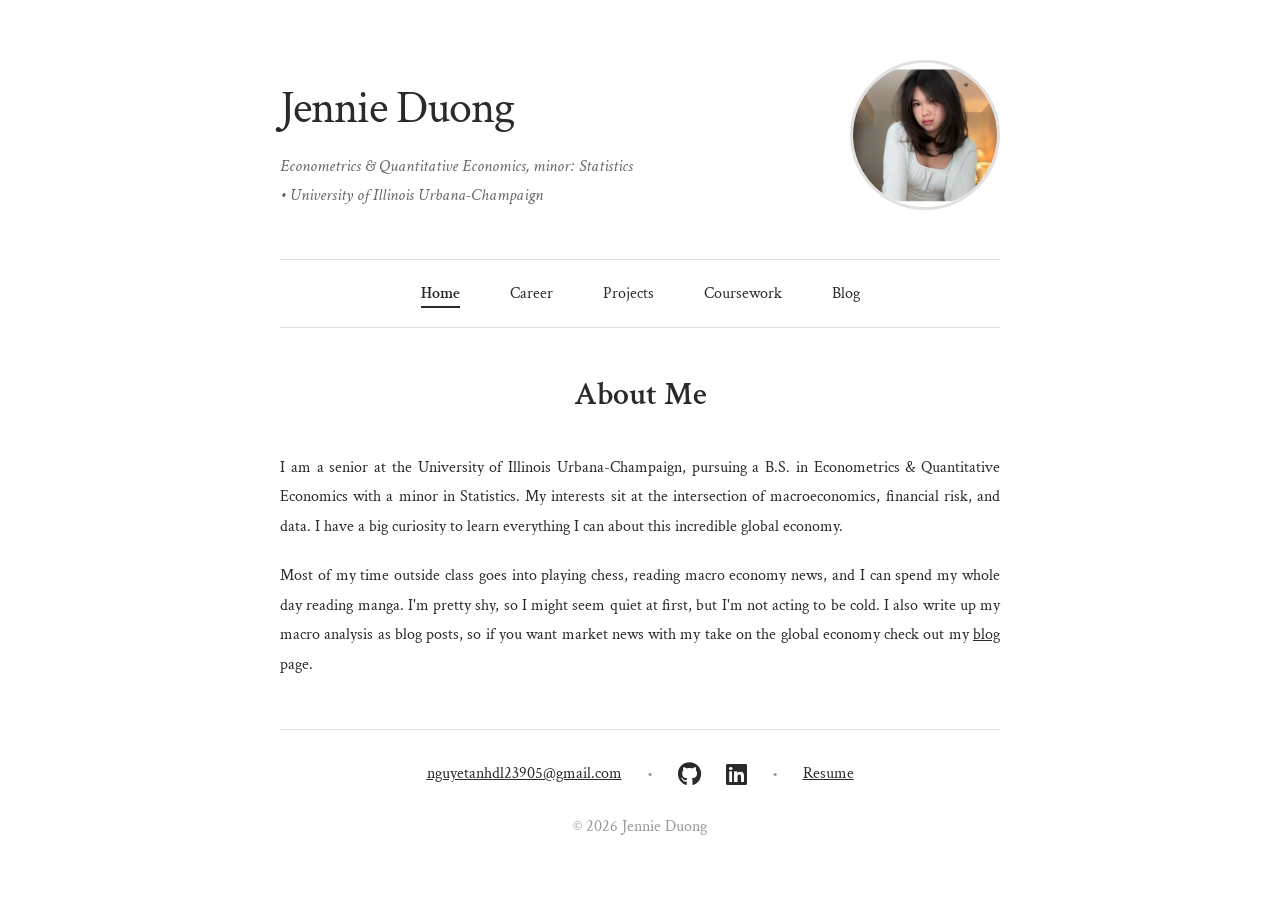
<file: index.html>
<!DOCTYPE html>
<html lang="en">
<head>
    <meta charset="UTF-8">
    <meta name="viewport" content="width=device-width, initial-scale=1.0">
    <title>Jennie Duong</title>
    <!-- Replace with your own photo: save it as assets/images/me.png -->
    <link rel="icon" type="image/png" href="assets/images/favicon.png">
    <link rel="preconnect" href="https://fonts.googleapis.com">
    <link rel="preconnect" href="https://fonts.gstatic.com" crossorigin>
    <link href="https://fonts.googleapis.com/css2?family=Crimson+Text:ital,wght@0,400;0,600;0,700;1,400&display=swap" rel="stylesheet">
    <link rel="stylesheet" href="https://cdnjs.cloudflare.com/ajax/libs/font-awesome/6.5.0/css/all.min.css">
    <link rel="stylesheet" href="assets/css/style.css">
</head>
<body>
    <div class="container">
        <header>
            <div class="header-text">
                <!-- Display name. Swap "Jennie Duong" for "Duong Le Nguyet Anh" if you prefer your full legal name. -->
                <h1><a href="index.html">Jennie Duong</a></h1>
                <p class="subtitle">Econometrics &amp; Quantitative Economics, minor: Statistics <br> &bull; University of Illinois Urbana-Champaign</p>
            </div>
            <div class="header-image">
                <img src="assets/images/me.png" alt="Jennie Duong">
            </div>
        </header>

        <nav>
            <ul>
                <li><a href="index.html" class="nav-link active">Home</a></li>
                <li><a href="career.html" class="nav-link">Career</a></li>
                <li><a href="projects.html" class="nav-link">Projects</a></li>
                <li><a href="coursework.html" class="nav-link">Coursework</a></li>
                <li><a href="blog.html" class="nav-link">Blog</a></li>
            </ul>
        </nav>

        <main>
            <section>
                <h2>About Me</h2>
                <p>
                    I am a senior at the <a href="https://illinois.edu/">University of Illinois Urbana-Champaign</a>,
                    pursuing a B.S. in Econometrics &amp; Quantitative Economics with a minor in Statistics. My interests sit at the intersection of macroeconomics, financial risk, and
                    data. I have a big curiosity to learn everything I can about this incredible global economy.
                </p>
                <p>
                    Most of my time outside class goes into playing chess, reading macro economy news, and I can spend my whole day reading manga. I'm pretty shy, so I might seem quiet at first, but I'm not acting to be cold. I also write up my macro analysis as blog posts, so if you want market news with my take on the global economy check out my 
                    <u><a href="blog.html">blog</a></u> page.
                </p>
            </section>
        </main>

        <footer>
            <div class="social-links">
                <u><a href="mailto:nguyetanhdl23905@gmail.com" aria-label="Email">nguyetanhdl23905@gmail.com</a></u>
                <p>&bull;</p>
                <!-- Add your GitHub username to this URL -->
                <a href="https://github.com/jennied2" target="_blank" aria-label="GitHub"><i class="fa-brands fa-github fa-lg"></i></a>
                <a href="https://www.linkedin.com/in/jennie-duong-36888a2b6/" target="_blank" aria-label="LinkedIn"><i class="fa-brands fa-linkedin fa-lg"></i></a>
                <p>&bull;</p>
                <!-- Drop your resume PDF at assets/files/resume.pdf -->
                <u><a href="assets/files/resume.pdf" target="_blank">Resume</a></u>
            </div>
            <p>&copy; 2026 Jennie Duong</p>
        </footer>
    </div>
</body>
</html>
</file>
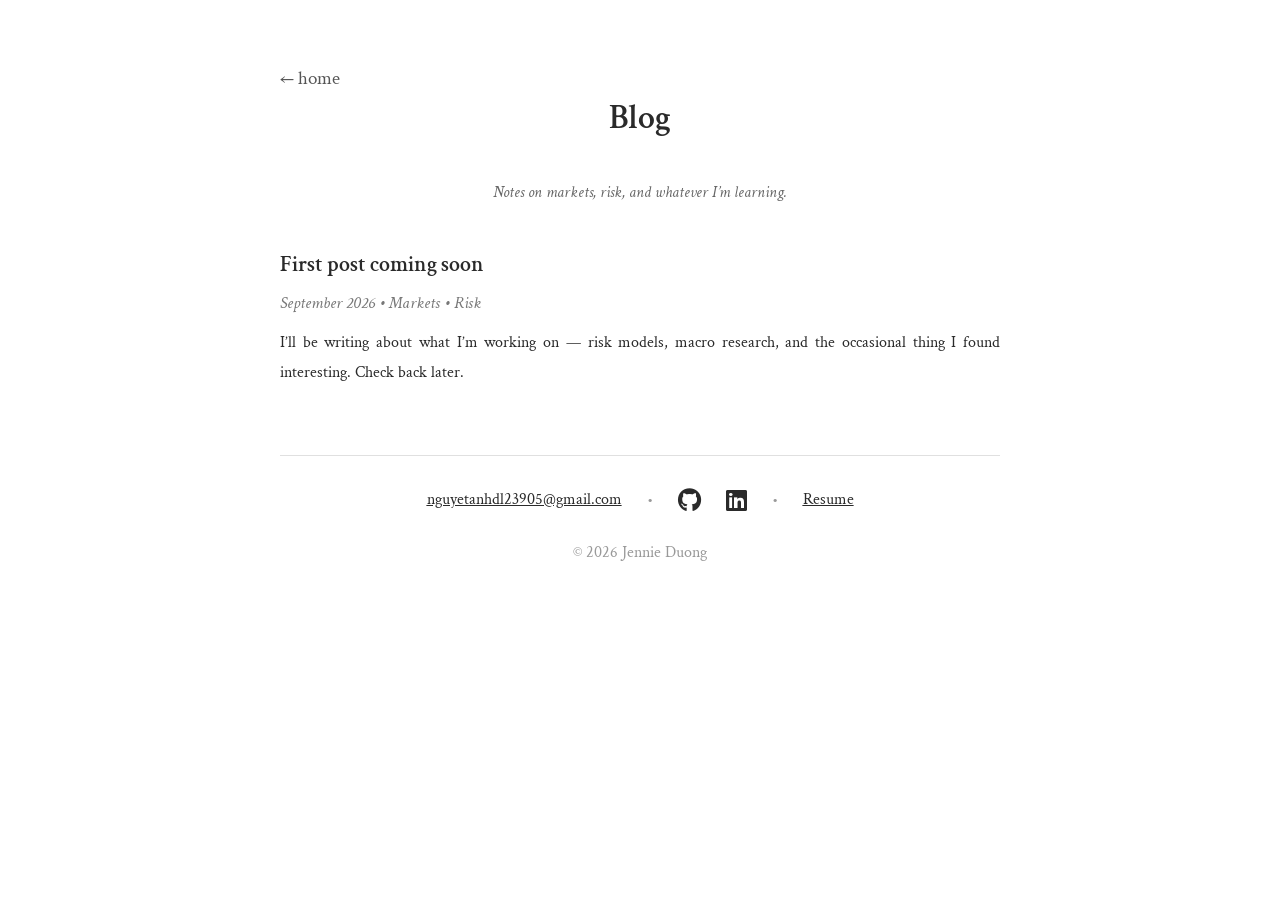
<file: blog.html>
<!DOCTYPE html>
<html lang="en">
<head>
    <meta charset="UTF-8">
    <meta name="viewport" content="width=device-width, initial-scale=1.0">
    <title>Blog &mdash; Jennie Duong</title>
    <link rel="icon" type="image/png" href="assets/images/favicon.png">
    <link rel="preconnect" href="https://fonts.googleapis.com">
    <link rel="preconnect" href="https://fonts.gstatic.com" crossorigin>
    <link href="https://fonts.googleapis.com/css2?family=Crimson+Text:ital,wght@0,400;0,600;0,700;1,400&display=swap" rel="stylesheet">
    <link rel="stylesheet" href="https://cdnjs.cloudflare.com/ajax/libs/font-awesome/6.5.0/css/all.min.css">
    <link rel="stylesheet" href="assets/css/style.css">
</head>
<body>
    <div class="container">
        <header class="page-header">
            <a href="index.html" class="back-link">&larr; home</a>
            <h2 class="page-title">Blog</h2>
        </header>

        <main>
            <p class="intro">Notes on markets, risk, and whatever I&rsquo;m learning.</p>

            <!-- To add a post, copy the .course block below and fill in your own title, date/tags, and text. -->
            <div class="course">
                <h3><a href="#">First post coming soon</a></h3>
                <p class="keywords">September 2026 &bull; Markets &bull; Risk</p>
                <p>I&rsquo;ll be writing about what I&rsquo;m working on &mdash; risk models, macro research, and the occasional thing I found interesting. Check back later.</p>
            </div>
        </main>

        <footer>
            <div class="social-links">
                <u><a href="mailto:nguyetanhdl23905@gmail.com" aria-label="Email">nguyetanhdl23905@gmail.com</a></u>
                <p>&bull;</p>
                <a href="https://github.com/" target="_blank" aria-label="GitHub"><i class="fa-brands fa-github fa-lg"></i></a>
                <a href="https://www.linkedin.com/in/jennie-duong-36888a2b6/" target="_blank" aria-label="LinkedIn"><i class="fa-brands fa-linkedin fa-lg"></i></a>
                <p>&bull;</p>
                <u><a href="assets/files/resume.pdf" target="_blank">Resume</a></u>
            </div>
            <p>&copy; 2026 Jennie Duong</p>
        </footer>
    </div>
</body>
</html>
</file>
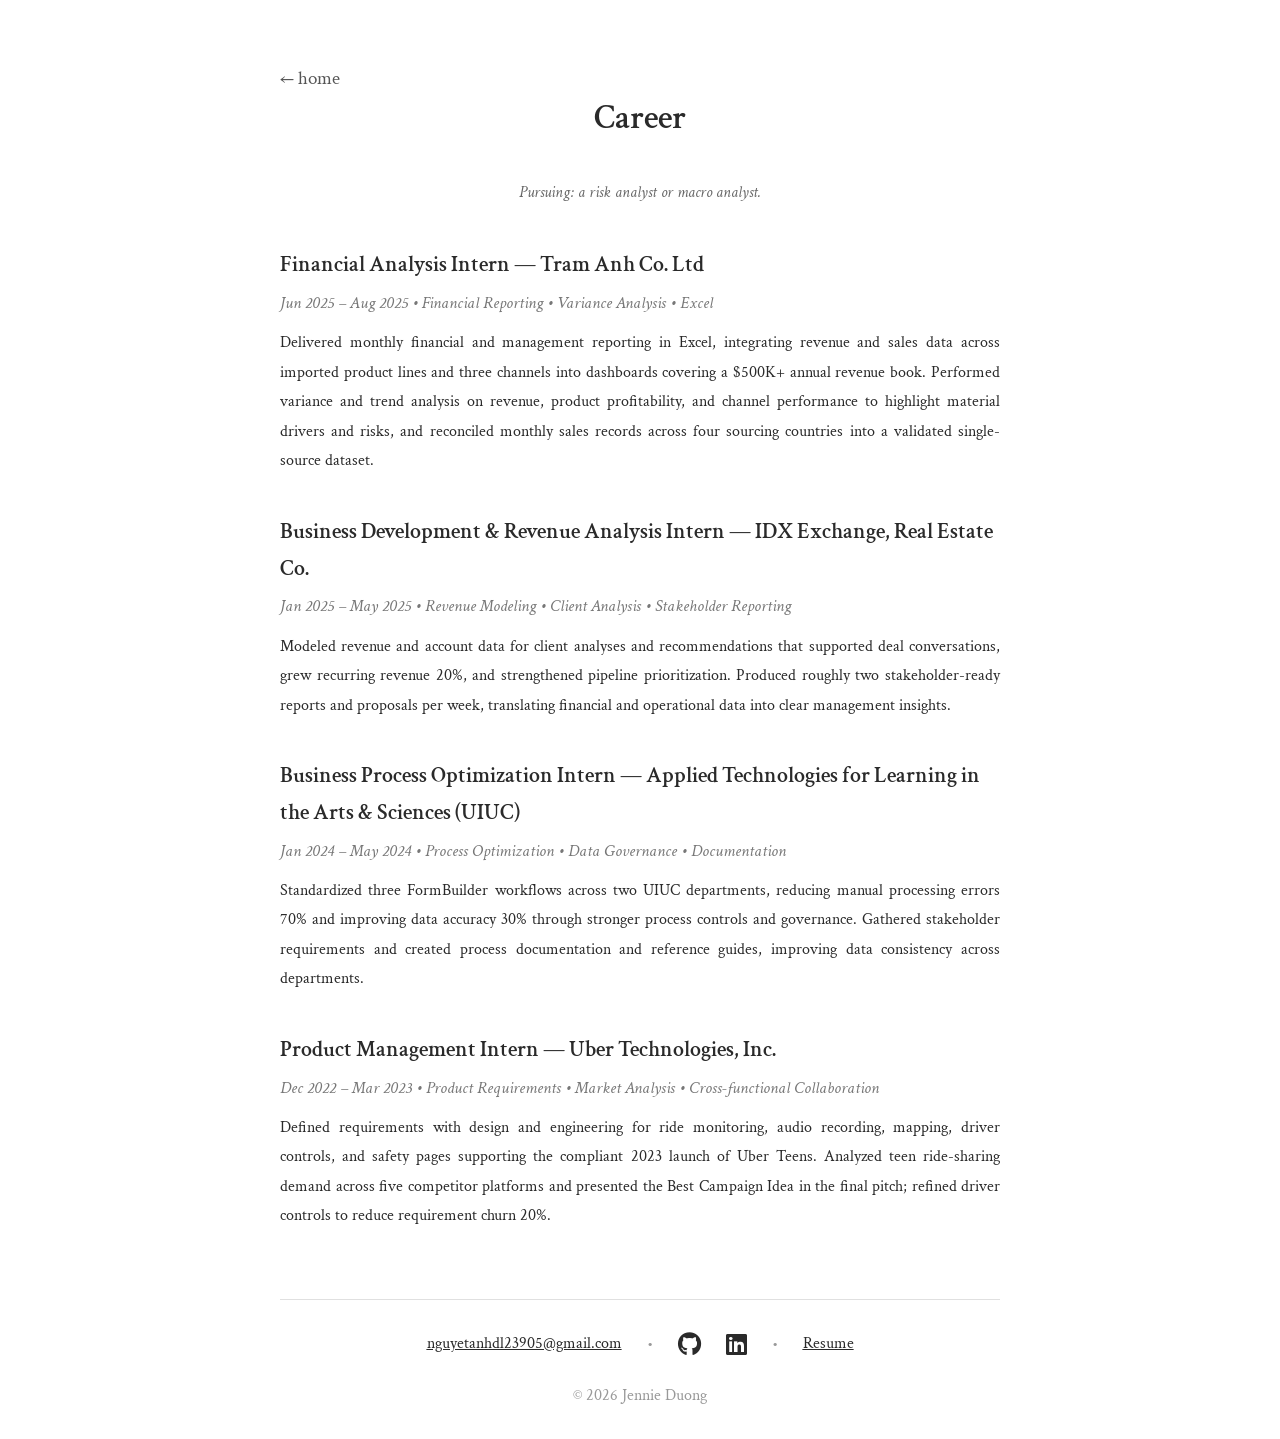
<file: career.html>
<!DOCTYPE html>
<html lang="en">
<head>
    <meta charset="UTF-8">
    <meta name="viewport" content="width=device-width, initial-scale=1.0">
    <title>Career &mdash; Jennie Duong</title>
    <link rel="icon" type="image/png" href="assets/images/favicon.png">
    <link rel="preconnect" href="https://fonts.googleapis.com">
    <link rel="preconnect" href="https://fonts.gstatic.com" crossorigin>
    <link href="https://fonts.googleapis.com/css2?family=Crimson+Text:ital,wght@0,400;0,600;0,700;1,400&display=swap" rel="stylesheet">
    <link rel="stylesheet" href="https://cdnjs.cloudflare.com/ajax/libs/font-awesome/6.5.0/css/all.min.css">
    <link rel="stylesheet" href="assets/css/style.css">
</head>
<body>
    <div class="container">
        <header class="page-header">
            <a href="index.html" class="back-link">&larr; home</a>
            <h2 class="page-title">Career</h2>
        </header>

        <main>
            <p class="intro">Pursuing: a risk analyst or macro analyst.</p>

            <div class="course">
                <h3>Financial Analysis Intern &mdash; Tram Anh Co. Ltd</h3>
                <p class="keywords">Jun 2025 &ndash; Aug 2025 &bull; Financial Reporting &bull; Variance Analysis &bull; Excel</p>
                <p>Delivered monthly financial and management reporting in Excel, integrating revenue and sales data across imported product lines and three channels into dashboards covering a $500K+ annual revenue book. Performed variance and trend analysis on revenue, product profitability, and channel performance to highlight material drivers and risks, and reconciled monthly sales records across four sourcing countries into a validated single-source dataset.</p>
            </div>

            <div class="course">
                <h3>Business Development &amp; Revenue Analysis Intern &mdash; IDX Exchange, Real Estate Co.</h3>
                <p class="keywords">Jan 2025 &ndash; May 2025 &bull; Revenue Modeling &bull; Client Analysis &bull; Stakeholder Reporting</p>
                <p>Modeled revenue and account data for client analyses and recommendations that supported deal conversations, grew recurring revenue 20%, and strengthened pipeline prioritization. Produced roughly two stakeholder-ready reports and proposals per week, translating financial and operational data into clear management insights.</p>
            </div>

            <div class="course">
                <h3>Business Process Optimization Intern &mdash; Applied Technologies for Learning in the Arts &amp; Sciences (UIUC)</h3>
                <p class="keywords">Jan 2024 &ndash; May 2024 &bull; Process Optimization &bull; Data Governance &bull; Documentation</p>
                <p>Standardized three FormBuilder workflows across two UIUC departments, reducing manual processing errors 70% and improving data accuracy 30% through stronger process controls and governance. Gathered stakeholder requirements and created process documentation and reference guides, improving data consistency across departments.</p>
            </div>

            <div class="course">
                <h3>Product Management Intern &mdash; Uber Technologies, Inc.</h3>
                <p class="keywords">Dec 2022 &ndash; Mar 2023 &bull; Product Requirements &bull; Market Analysis &bull; Cross-functional Collaboration</p>
                <p>Defined requirements with design and engineering for ride monitoring, audio recording, mapping, driver controls, and safety pages supporting the compliant 2023 launch of Uber Teens. Analyzed teen ride-sharing demand across five competitor platforms and presented the Best Campaign Idea in the final pitch; refined driver controls to reduce requirement churn 20%.</p>
            </div>
        </main>

        <footer>
            <div class="social-links">
                <u><a href="mailto:nguyetanhdl23905@gmail.com" aria-label="Email">nguyetanhdl23905@gmail.com</a></u>
                <p>&bull;</p>
                <a href="https://github.com/" target="_blank" aria-label="GitHub"><i class="fa-brands fa-github fa-lg"></i></a>
                <a href="https://www.linkedin.com/in/jennie-duong-36888a2b6/" target="_blank" aria-label="LinkedIn"><i class="fa-brands fa-linkedin fa-lg"></i></a>
                <p>&bull;</p>
                <u><a href="assets/files/resume.pdf" target="_blank">Resume</a></u>
            </div>
            <p>&copy; 2026 Jennie Duong</p>
        </footer>
    </div>
</body>
</html>
</file>
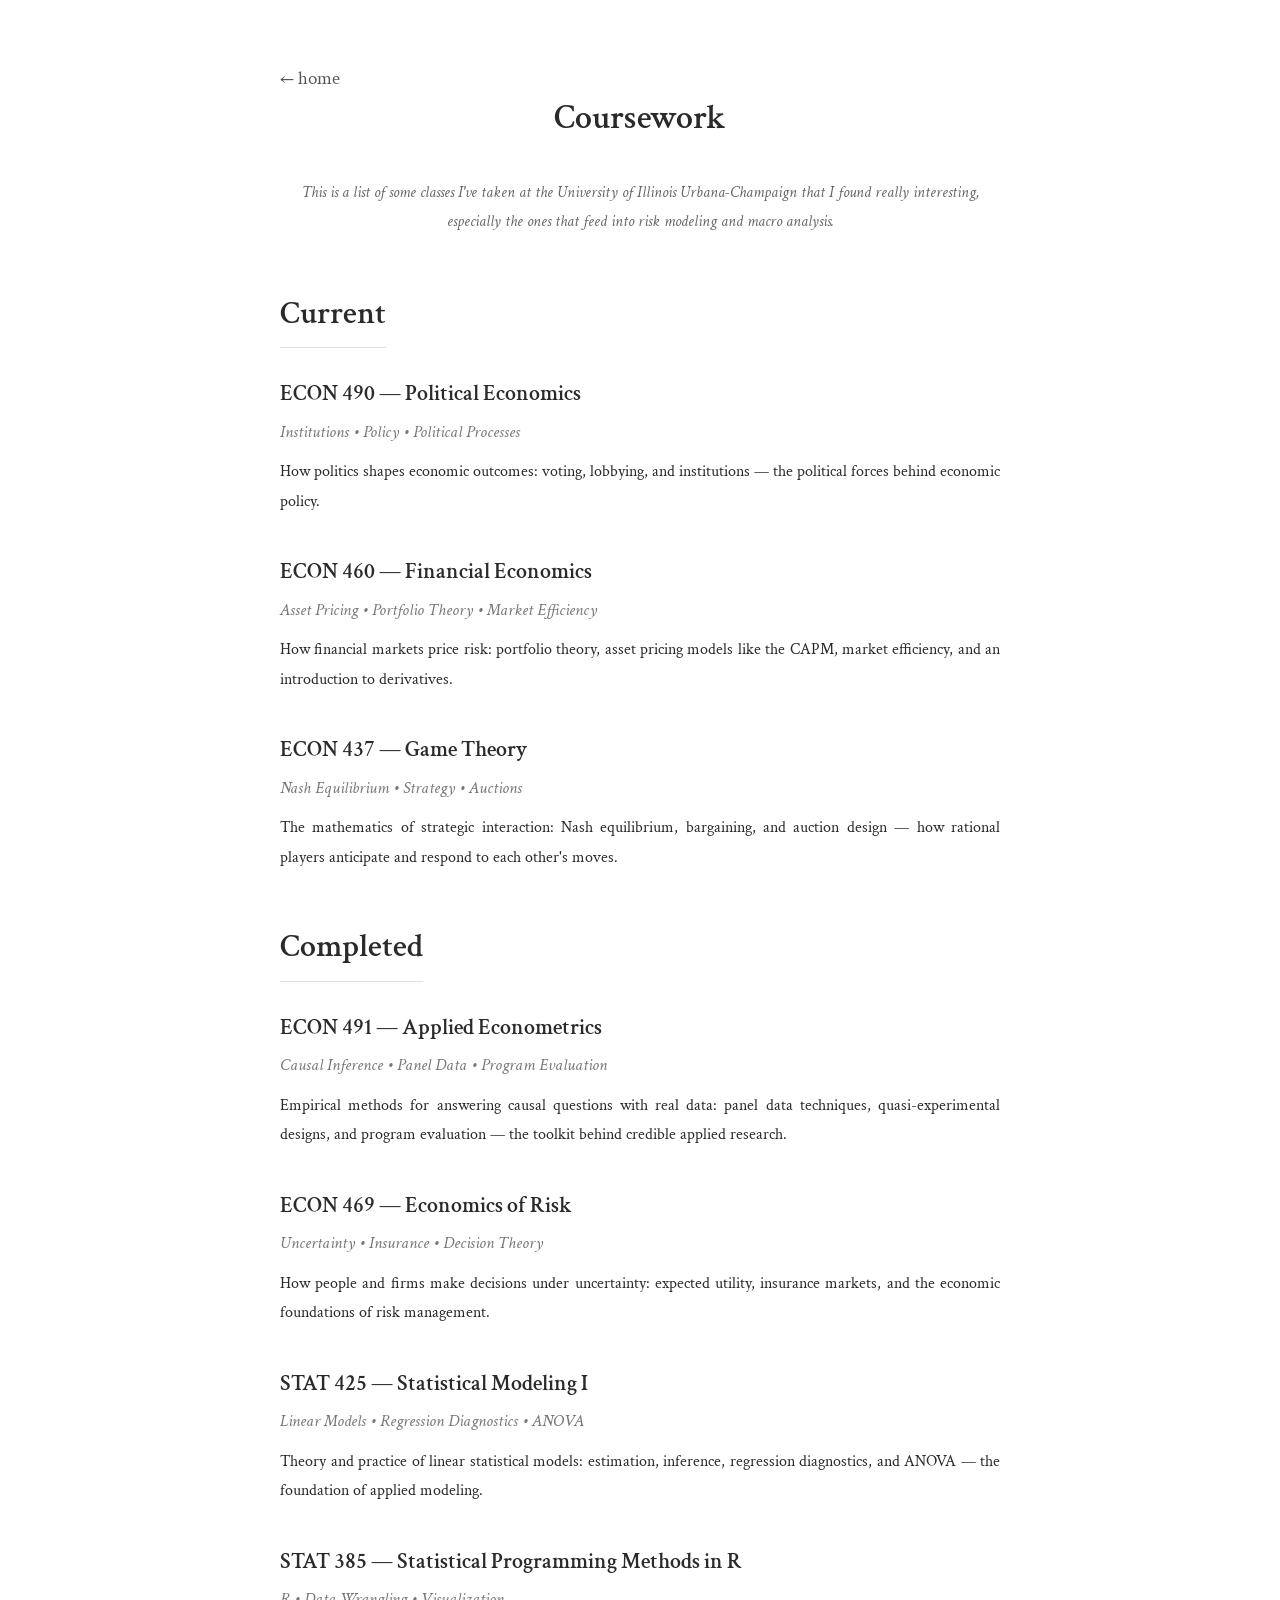
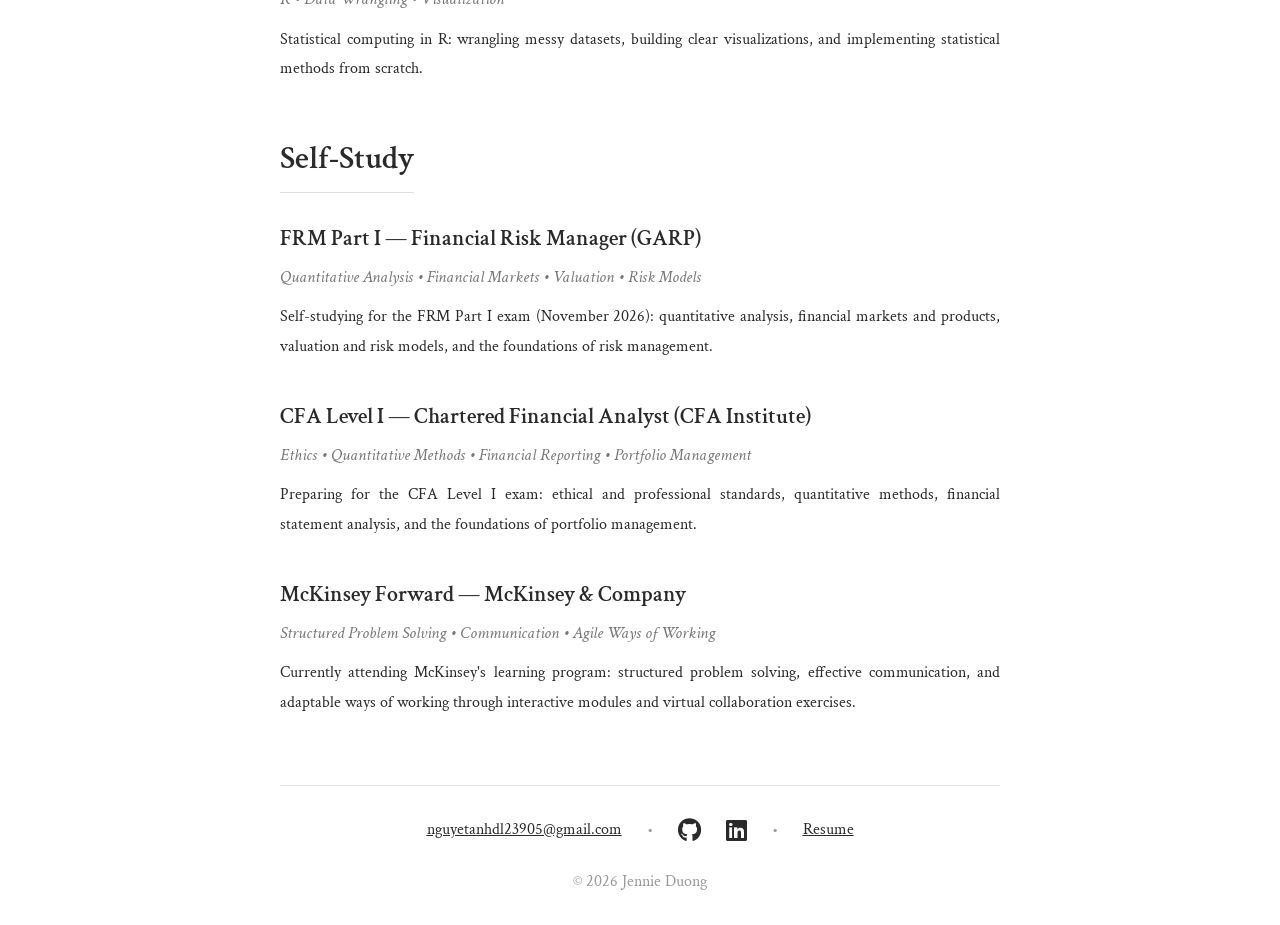
<file: coursework.html>
<!DOCTYPE html>
<html lang="en">
<head>
    <meta charset="UTF-8">
    <meta name="viewport" content="width=device-width, initial-scale=1.0">
    <title>Coursework &mdash; Jennie Duong</title>
    <link rel="icon" type="image/png" href="assets/images/favicon.png">
    <link rel="preconnect" href="https://fonts.googleapis.com">
    <link rel="preconnect" href="https://fonts.gstatic.com" crossorigin>
    <link href="https://fonts.googleapis.com/css2?family=Crimson+Text:ital,wght@0,400;0,600;0,700;1,400&display=swap" rel="stylesheet">
    <link rel="stylesheet" href="https://cdnjs.cloudflare.com/ajax/libs/font-awesome/6.5.0/css/all.min.css">
    <link rel="stylesheet" href="assets/css/style.css">
</head>
<body>
<div class="container">
    <header class="page-header">
        <a href="index.html" class="back-link">&larr; home</a>
        <h2 class="page-title">Coursework</h2>
    </header>

    <main>

            <p class="intro">This is a list of some classes I've taken at the University of Illinois Urbana-Champaign that I found really interesting, especially the ones that feed into risk modeling and macro analysis.</p>

            <h3 class="section-head">Current</h3>

            <div class="course">
                <h3>ECON 490 &mdash; Political Economics</h3>
                <p class="keywords">Institutions &bull; Policy &bull; Political Processes</p>
                <p>How politics shapes economic outcomes: voting, lobbying, and institutions &mdash; the political forces behind economic policy.</p>
            </div>

            <div class="course">
                <h3>ECON 460 &mdash; Financial Economics</h3>
                <p class="keywords">Asset Pricing &bull; Portfolio Theory &bull; Market Efficiency</p>
                <p>How financial markets price risk: portfolio theory, asset pricing models like the CAPM, market efficiency, and an introduction to derivatives.</p>
            </div>

            <div class="course">
                <h3>ECON 437 &mdash; Game Theory</h3>
                <p class="keywords">Nash Equilibrium &bull; Strategy &bull; Auctions</p>
                <p>The mathematics of strategic interaction: Nash equilibrium, bargaining, and auction design &mdash; how rational players anticipate and respond to each other's moves.</p>
            </div>

            <h3 class="section-head">Completed</h3>

            <div class="course">
                <h3>ECON 491 &mdash; Applied Econometrics</h3>
                <p class="keywords">Causal Inference &bull; Panel Data &bull; Program Evaluation</p>
                <p>Empirical methods for answering causal questions with real data: panel data techniques, quasi-experimental designs, and program evaluation &mdash; the toolkit behind credible applied research.</p>
            </div>

            <div class="course">
                <h3>ECON 469 &mdash; Economics of Risk</h3>
                <p class="keywords">Uncertainty &bull; Insurance &bull; Decision Theory</p>
                <p>How people and firms make decisions under uncertainty: expected utility, insurance markets, and the economic foundations of risk management.</p>
            </div>

            <div class="course">
                <h3>STAT 425 &mdash; Statistical Modeling I</h3>
                <p class="keywords">Linear Models &bull; Regression Diagnostics &bull; ANOVA</p>
                <p>Theory and practice of linear statistical models: estimation, inference, regression diagnostics, and ANOVA &mdash; the foundation of applied modeling.</p>
            </div>

            <div class="course">
                <h3>STAT 385 &mdash; Statistical Programming Methods in R</h3>
                <p class="keywords">R &bull; Data Wrangling &bull; Visualization</p>
                <p>Statistical computing in R: wrangling messy datasets, building clear visualizations, and implementing statistical methods from scratch.</p>
            </div>
            
            <h3 class="section-head">Self-Study</h3>

<div class="course">
    <h3>FRM Part I &mdash; Financial Risk Manager (GARP)</h3>
    <p class="keywords">Quantitative Analysis &bull; Financial Markets &bull; Valuation &bull; Risk Models</p>
    <p>Self-studying for the FRM Part I exam (November 2026): quantitative analysis, financial markets and products, valuation and risk models, and the foundations of risk management.</p>
</div>

<div class="course">
    <h3>CFA Level I &mdash; Chartered Financial Analyst (CFA Institute)</h3>
    <p class="keywords">Ethics &bull; Quantitative Methods &bull; Financial Reporting &bull; Portfolio Management</p>
    <p>Preparing for the CFA Level I exam: ethical and professional standards, quantitative methods, financial statement analysis, and the foundations of portfolio management.</p>
</div>

<div class="course">
    <h3>McKinsey Forward &mdash; McKinsey &amp; Company</h3>
    <p class="keywords">Structured Problem Solving &bull; Communication &bull; Agile Ways of Working</p>
    <p>Currently attending McKinsey's learning program: structured problem solving, effective communication, and adaptable ways of working through interactive modules and virtual collaboration exercises.</p>
</div>


        </main>

        <footer>
            <div class="social-links">
                <u><a href="mailto:nguyetanhdl23905@gmail.com" aria-label="Email">nguyetanhdl23905@gmail.com</a></u>
                <p>&bull;</p>
                <a href="https://github.com/" target="_blank" aria-label="GitHub"><i class="fa-brands fa-github fa-lg"></i></a>
                <a href="https://www.linkedin.com/in/jennie-duong-36888a2b6/" target="_blank" aria-label="LinkedIn"><i class="fa-brands fa-linkedin fa-lg"></i></a>
                <p>&bull;</p>
                <u><a href="assets/files/resume.pdf" target="_blank">Resume</a></u>
            </div>
            <p>&copy; 2026 Jennie Duong</p>
        </footer>
    </div>
</body>
</html>
</file>
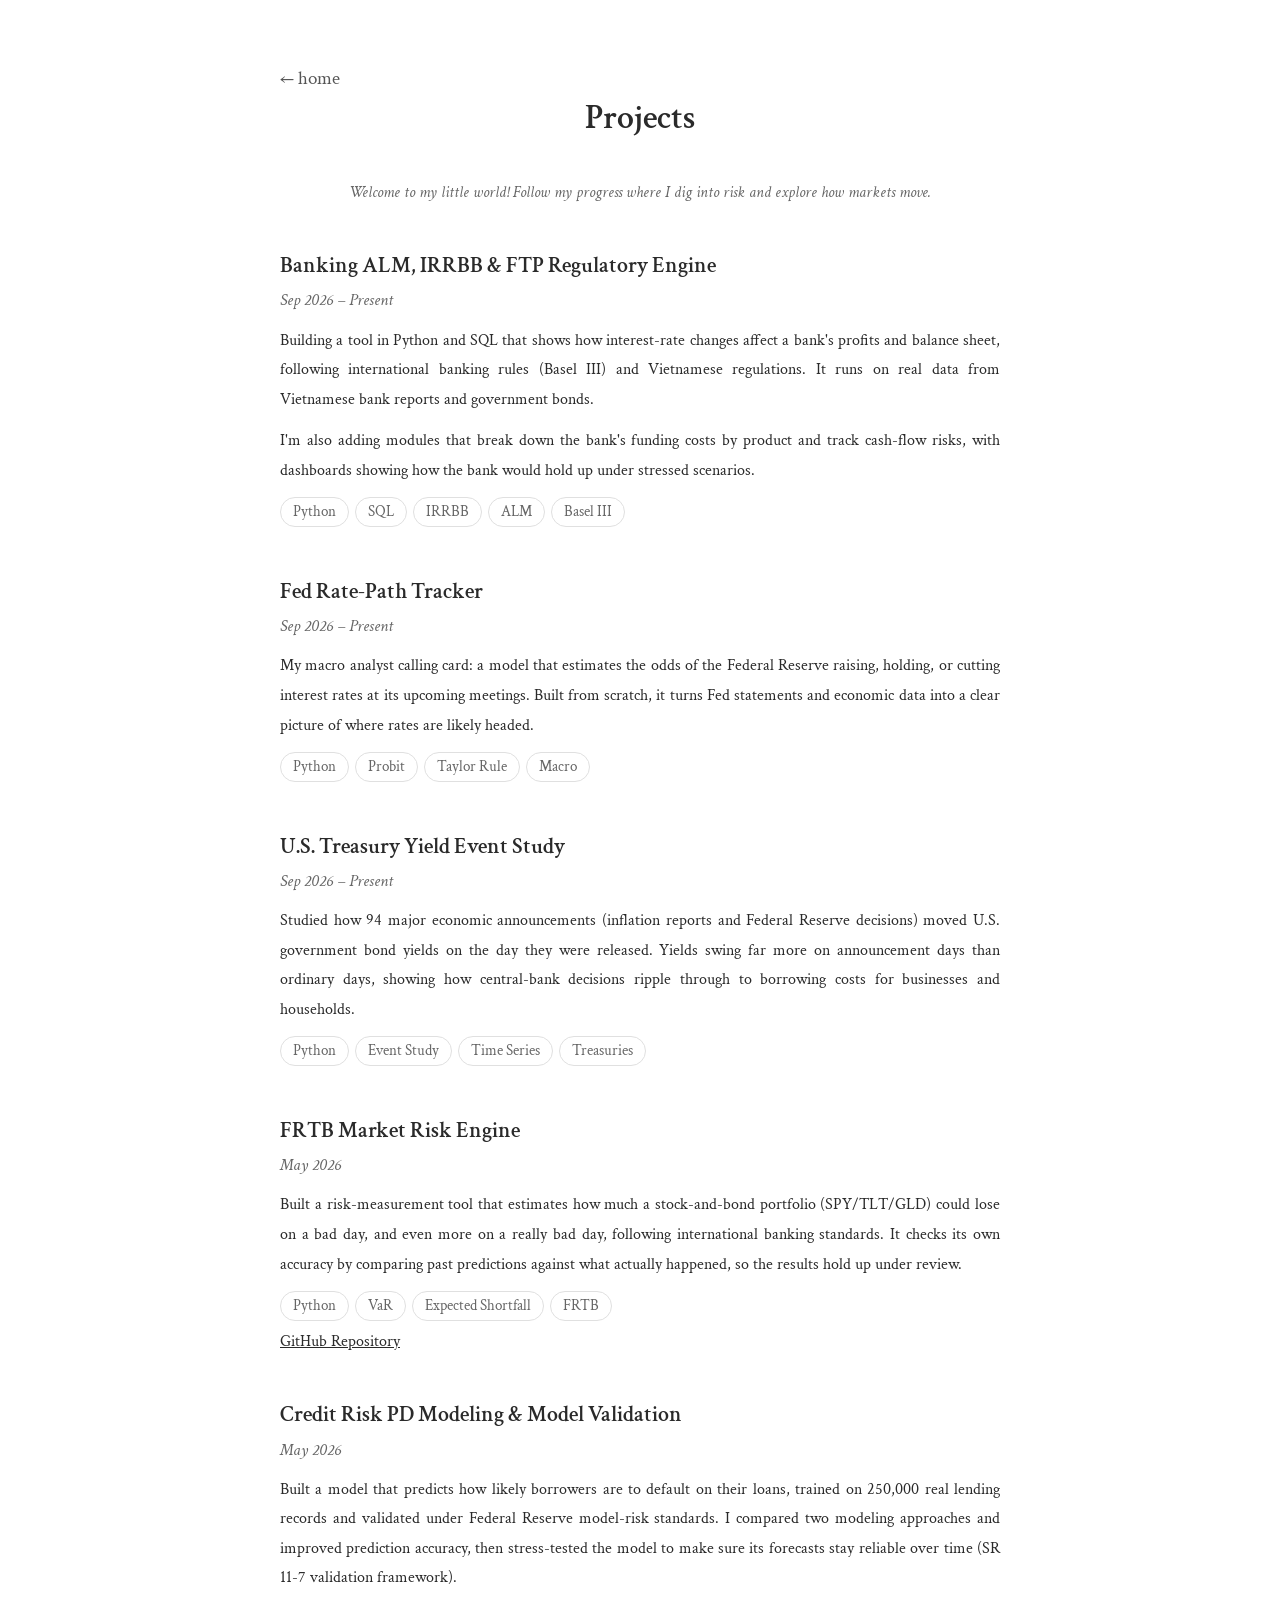
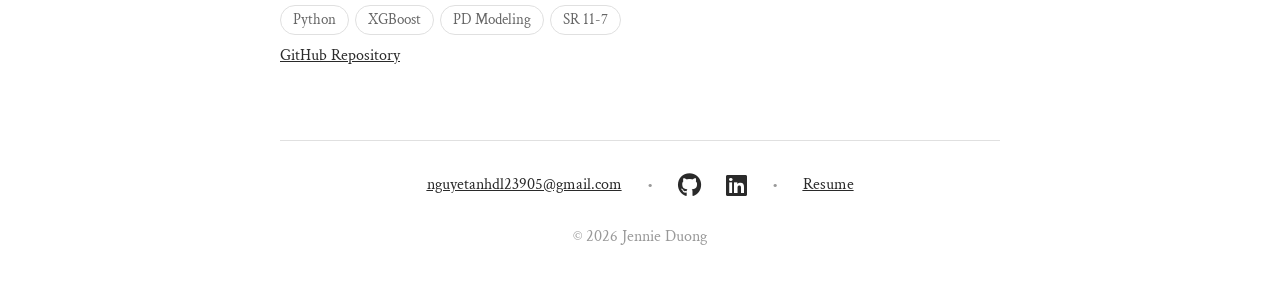
<file: projects.html>
<!DOCTYPE html>
<html lang="en">
<head>
    <meta charset="UTF-8">
    <meta name="viewport" content="width=device-width, initial-scale=1.0">
    <title>Projects &mdash; Jennie Duong</title>
    <link rel="icon" type="image/png" href="assets/images/favicon.png">
    <link rel="preconnect" href="https://fonts.googleapis.com">
    <link rel="preconnect" href="https://fonts.gstatic.com" crossorigin>
    <link href="https://fonts.googleapis.com/css2?family=Crimson+Text:ital,wght@0,400;0,600;0,700;1,400&display=swap" rel="stylesheet">
    <link rel="stylesheet" href="https://cdnjs.cloudflare.com/ajax/libs/font-awesome/6.5.0/css/all.min.css">
    <link rel="stylesheet" href="assets/css/style.css">
</head>
<body>
    <div class="container">
        <header class="page-header">
            <a href="index.html" class="back-link">&larr; home</a>
            <h2 class="page-title">Projects</h2>
        </header>

        <main>
            <p class="intro">Welcome to my little world! Follow my progress where I dig into risk and explore how markets move.</p>

            <div class="project">
                <h3>Banking ALM, IRRBB &amp; FTP Regulatory Engine</h3>
                <p class="meta">Sep 2026 &ndash; Present</p>
                <p>
                    Building a tool in Python and SQL that shows how interest-rate changes affect a bank's
                    profits and balance sheet, following international banking rules (Basel III) and
                    Vietnamese regulations. It runs on real data from Vietnamese bank reports and
                    government bonds.
                </p>
                <p>
                    I'm also adding modules that break down the bank's funding costs by product and track
                    cash-flow risks, with dashboards showing how the bank would hold up under stressed scenarios.
                </p>
                <div><span class="tag">Python</span><span class="tag">SQL</span><span class="tag">IRRBB</span><span class="tag">ALM</span><span class="tag">Basel III</span></div>
            </div>

            <div class="project">
                <h3>Fed Rate-Path Tracker</h3>
                <p class="meta">Sep 2026 &ndash; Present</p>
                <p>
                    My macro analyst calling card: a model that estimates the odds of the Federal Reserve
                    raising, holding, or cutting interest rates at its upcoming meetings. Built from
                    scratch, it turns Fed statements and economic data into a clear picture of where rates
                    are likely headed.
                </p>
                <div><span class="tag">Python</span><span class="tag">Probit</span><span class="tag">Taylor Rule</span><span class="tag">Macro</span></div>
            </div>

            <div class="project">
                <h3>U.S. Treasury Yield Event Study</h3>
                <p class="meta">Sep 2026 &ndash; Present</p>
                <p>
                    Studied how 94 major economic announcements (inflation reports and Federal Reserve
                    decisions) moved U.S. government bond yields on the day they were released. Yields
                    swing far more on announcement days than ordinary days, showing how central-bank decisions
                    ripple through to borrowing costs for businesses and households.
                </p>
                <div><span class="tag">Python</span><span class="tag">Event Study</span><span class="tag">Time Series</span><span class="tag">Treasuries</span></div>
            </div>

            <div class="project">
                <h3>FRTB Market Risk Engine</h3>
                <p class="meta">May 2026</p>
                <p>
                    Built a risk-measurement tool that estimates how much a stock-and-bond portfolio
                    (SPY/TLT/GLD) could lose on a bad day, and even more on a really bad day, following
                    international banking standards. It checks its own accuracy by comparing past predictions
                    against what actually happened, so the results hold up under review.
                </p>
                <div><span class="tag">Python</span><span class="tag">VaR</span><span class="tag">Expected Shortfall</span><span class="tag">FRTB</span></div>
                <p><u><a href="https://github.com/jennied2/FRTB-Market-Risk-Engine" target="_blank">GitHub Repository</a></u></p>
            </div>

            <div class="project">
                <h3>Credit Risk PD Modeling &amp; Model Validation</h3>
                <p class="meta">May 2026</p>
                <p>
                    Built a model that predicts how likely borrowers are to default on their loans, trained on
                    250,000 real lending records and validated under Federal Reserve model-risk standards.
                    I compared two modeling approaches and improved prediction accuracy, then stress-tested
                    the model to make sure its forecasts stay reliable over time (SR 11-7 validation framework).
                </p>
                <div><span class="tag">Python</span><span class="tag">XGBoost</span><span class="tag">PD Modeling</span><span class="tag">SR 11-7</span></div>
                <p><u><a href="https://github.com/jennied2/credit-risk-pd-validation" target="_blank">GitHub Repository</a></u></p>
            </div>
        </main>

        <footer>
            <div class="social-links">
                <u><a href="mailto:nguyetanhdl23905@gmail.com" aria-label="Email">nguyetanhdl23905@gmail.com</a></u>
                <p>&bull;</p>
                <a href="https://github.com/jennied2" target="_blank" aria-label="GitHub"><i class="fa-brands fa-github fa-lg"></i></a>
                <a href="https://www.linkedin.com/in/jennie-duong-36888a2b6/" target="_blank" aria-label="LinkedIn"><i class="fa-brands fa-linkedin fa-lg"></i></a>
                <p>&bull;</p>
                <u><a href="assets/files/resume.pdf" target="_blank">Resume</a></u>
            </div>
            <p>&copy; 2026 Jennie Duong</p>
        </footer>
    </div>
</body>
</html>
</file>
<file: assets/css/style.css>
/* Personal site stylesheet — plain HTML/CSS in the style of hrishid15.github.io
   Serif (Crimson Text), centered 800px column, minimal black-on-white. */

* {
    margin: 0;
    padding: 0;
    box-sizing: border-box;
}

body {
    font-family: 'Crimson Text', Georgia, 'Times New Roman', serif;
    background-color: #ffffff;
    color: #2a2a2a;
    line-height: 1.7;
}

.container {
    max-width: 800px;
    margin: 0 auto;
    padding: 0 40px;
}

/* Header */
header {
    display: flex;
    justify-content: space-between;
    align-items: center;
    padding: 60px 0 0 0;
    gap: 40px;
}

.header-text {
    text-align: left;
    flex: 1;
}

.header-text h1 a {
    color: inherit;
    text-decoration: none;
}

h1 {
    font-size: 46px;
    font-weight: 400;
    letter-spacing: -1px;
    margin-bottom: 5px;
}

.subtitle {
    font-size: 17.2px;
    color: #666;
    font-style: italic;
}

.header-image {
    flex-shrink: 0;
}

.header-image img {
    width: 150px;
    height: 150px;
    border-radius: 50%;
    object-fit: cover;
    border: 3px solid #e0e0e0;
}

/* Inner page header (Career, Projects, Coursework, Blog) */
.page-header {
    display: flex;
    align-items: center;
    justify-content: center;
    position: relative;
    padding: 90px 0 10px;
    margin-bottom: 20px;
}

.back-link {
    position: absolute;
    left: 0;
    top: 50%;
    transform: translateY(-50%);
    color: #555;
    font-size: 1.2rem;
    text-decoration: none;
}

.back-link::after {
    content: '';
    position: absolute;
    width: 0;
    height: 2px;
    bottom: -5px;
    left: 0;
    background-color: #1a1a1a;
    transition: width 0.3s ease;
}

.back-link:hover {
    color: #1a1a1a;
}

.back-link:hover::after {
    width: 100%;
}

.page-title {
    font-size: 34px;
    font-weight: 600;
    margin: 0;
    text-align: center;
}

/* Navigation */
nav {
    border-top: 1px solid #e0e0e0;
    border-bottom: 1px solid #e0e0e0;
    padding: 20px 0;
    margin: 40px 0;
}

nav ul {
    list-style: none;
    display: flex;
    justify-content: center;
    gap: 50px;
}

nav a {
    color: #2a2a2a;
    text-decoration: none;
    font-size: 15.6px;
    position: relative;
    transition: color 0.3s ease;
}

nav a:hover {
    color: #999;
}

nav a.active {
    color: #2a2a2a;
    font-weight: 600;
}

nav a::after {
    content: '';
    position: absolute;
    width: 0;
    height: 2px;
    bottom: -5px;
    left: 0;
    background-color: #2a2a2a;
    transition: width 0.3s ease;
}

nav a:hover::after,
nav a.active::after {
    width: 100%;
}

/* Main content */
main {
    padding: 0 0 30px 0;
}

main h2 {
    font-size: 2rem;
    font-weight: 600;
    margin-bottom: 30px;
    text-align: center;
}

main p {
    font-size: 16.4px;
    line-height: 1.8;
    margin-bottom: 20px;
    text-align: justify;
}

main a {
    color: inherit;
    text-decoration: none;
    transition: text-decoration 0.2s ease;
}

main a:hover,
main a:focus {
    text-decoration: underline;
}

.intro {
    text-align: center;
    color: #666;
    font-style: italic;
    margin-bottom: 40px;
}

/* Career entries */
.job {
    margin-bottom: 40px;
}

.job-head {
    display: flex;
    justify-content: space-between;
    align-items: baseline;
    flex-wrap: wrap;
    gap: 4px 16px;
}

.job h3 {
    font-size: 1.4rem;
    font-weight: 600;
}

.job .dates {
    color: #666;
    font-style: italic;
    font-size: 1.05rem;
    white-space: nowrap;
}

.job .role {
    color: #555;
    font-size: 1.1rem;
    font-style: italic;
    margin-bottom: 10px;
}

ul.bullets {
    margin: 0 0 0 24px;
    font-size: 1.1rem;
    line-height: 1.7;
}

ul.bullets li {
    margin-bottom: 8px;
    text-align: left;
}

/* Project entries */
.project {
    margin-bottom: 40px;
}

.project h3 {
    font-size: 1.4rem;
    font-weight: 600;
}

.project .meta {
    color: #666;
    font-style: italic;
    font-size: 1.05rem;
    margin-bottom: 10px;
}

.project p {
    margin-bottom: 12px;
}

.tag {
    display: inline-block;
    font-size: 0.95rem;
    border: 1px solid #e0e0e0;
    border-radius: 20px;
    padding: 1px 12px;
    color: #666;
    margin: 0 6px 6px 0;
}

.in-progress {
    color: #666;
    font-style: italic;
    font-size: 1.05rem;
}

/* Coursework */
.course {
    margin-bottom: 38px;
}

.course h3 {
    font-size: 1.35rem;
    font-weight: 600;
    margin-bottom: 4px;
}

.course .keywords {
    color: #777;
    font-style: italic;
    font-size: 1.05rem;
    margin-bottom: 10px;
}

.course p {
    margin-bottom: 0;
}

.section-head {
    display: inline-block;
    font-size: 2rem;
    font-weight: 600;
    margin: 10px 0 28px;
    padding-bottom: 6px;
    border-bottom: 1px solid #e0e0e0;
}

/* Blog */
.post {
    margin-bottom: 36px;
}

.post h3 {
    font-size: 1.4rem;
    font-weight: 600;
}

.post .date {
    color: #999;
    font-style: italic;
    font-size: 1.05rem;
    margin-bottom: 10px;
}

/* Footer */
footer {
    text-align: center;
    padding: 30px 0;
    border-top: 1px solid #e0e0e0;
    color: #999;
    font-size: 1rem;
}

.social-links {
    display: flex;
    justify-content: center;
    align-items: center;
    gap: 25px;
    margin-bottom: 25px;
    flex-wrap: wrap;
}

.social-links a {
    color: #2a2a2a;
    text-decoration: none;
    transition: color 0.3s ease;
    display: flex;
    align-items: center;
    justify-content: center;
}

.social-links a:hover {
    color: #666;
}

.social-links i {
    font-size: 1.5rem;
}

.social-links a:hover i {
    color: #555;
}

.social-links u a {
    text-decoration: underline;
}

/* Responsive */
@media (max-width: 768px) {
    .page-header {
        display: block;
        text-align: center;
        padding-top: 30px;
    }

    .back-link {
        position: relative;
        display: inline-block;
        transform: none;
        margin-bottom: 12px;
    }

    .page-title {
        font-size: 34px;
    }

    header {
        flex-direction: column;
        text-align: center;
    }

    .header-text {
        text-align: center;
    }

    .header-image img {
        width: 150px;
        height: 150px;
    }

    h1 {
        font-size: 42.8px;
    }

    .subtitle {
        font-size: 17.2px;
    }

    nav ul {
        flex-wrap: wrap;
        gap: 25px;
    }

    nav a {
        font-size: 15.6px;
    }

    main h2 {
        font-size: 2rem;
    }

    main p {
        font-size: 15.6px;
        text-align: left;
    }

    .job-head {
        flex-direction: column;
        align-items: flex-start;
    }
}
</file>
